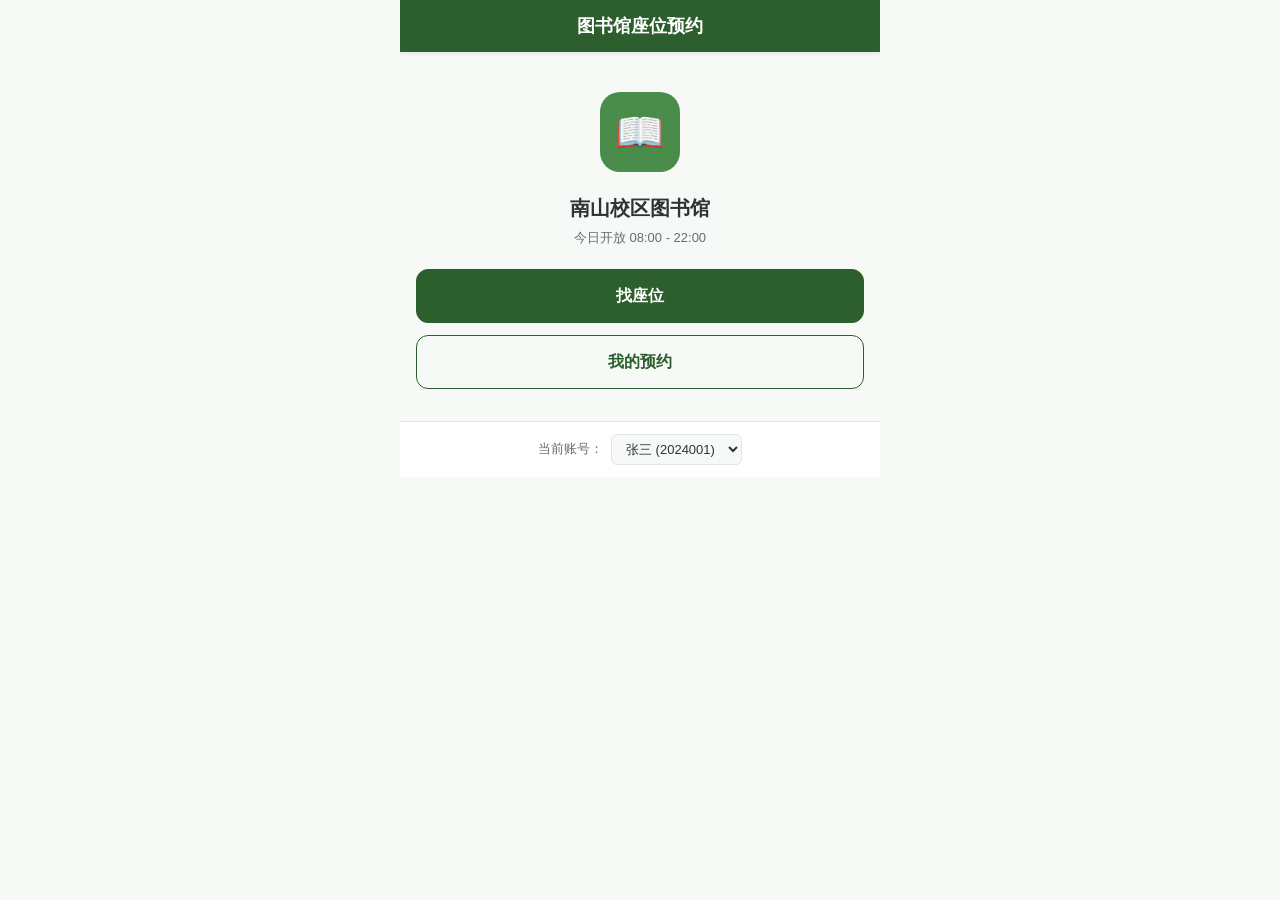
<file: prototype/static-v1/index.html>
<!DOCTYPE html>
<html lang="zh-CN">
<head>
<meta charset="UTF-8">
<meta name="viewport" content="width=device-width, initial-scale=1.0">
<title>用户首页 - 图书馆座位预约</title>
<link href="https://cdn.jsdelivr.net/npm/bootstrap@5.3.0/dist/css/bootstrap.min.css" rel="stylesheet">
<link href="css/custom.css" rel="stylesheet">
</head>
<body>
<div class="mobile-container">

  <!-- 顶部导航 -->
  <div class="app-header">
    <div class="header-title">图书馆座位预约</div>
  </div>

  <!-- 主视觉区 -->
  <div class="home-hero">
    <div class="hero-logo">📖</div>
    <div class="hero-title">南山校区图书馆</div>
    <div class="hero-sub">今日开放 08:00 - 22:00</div>
  </div>

  <!-- 操作按钮 -->
  <div class="home-actions">
    <a href="seat-list.html" class="btn btn-primary btn-lg-block">找座位</a>
    <a href="my-reservations.html" class="btn btn-outline-primary btn-lg-block">我的预约</a>
  </div>

  <!-- 体验账号切换 -->
  <div class="user-switch">
    <label for="userSelect">当前账号：</label>
    <select id="userSelect">
      <option>张三 (2024001)</option>
      <option>李四 (2024002)</option>
      <option>王五 (2024003)</option>
    </select>
  </div>

</div>
</body>
</html>
</file>
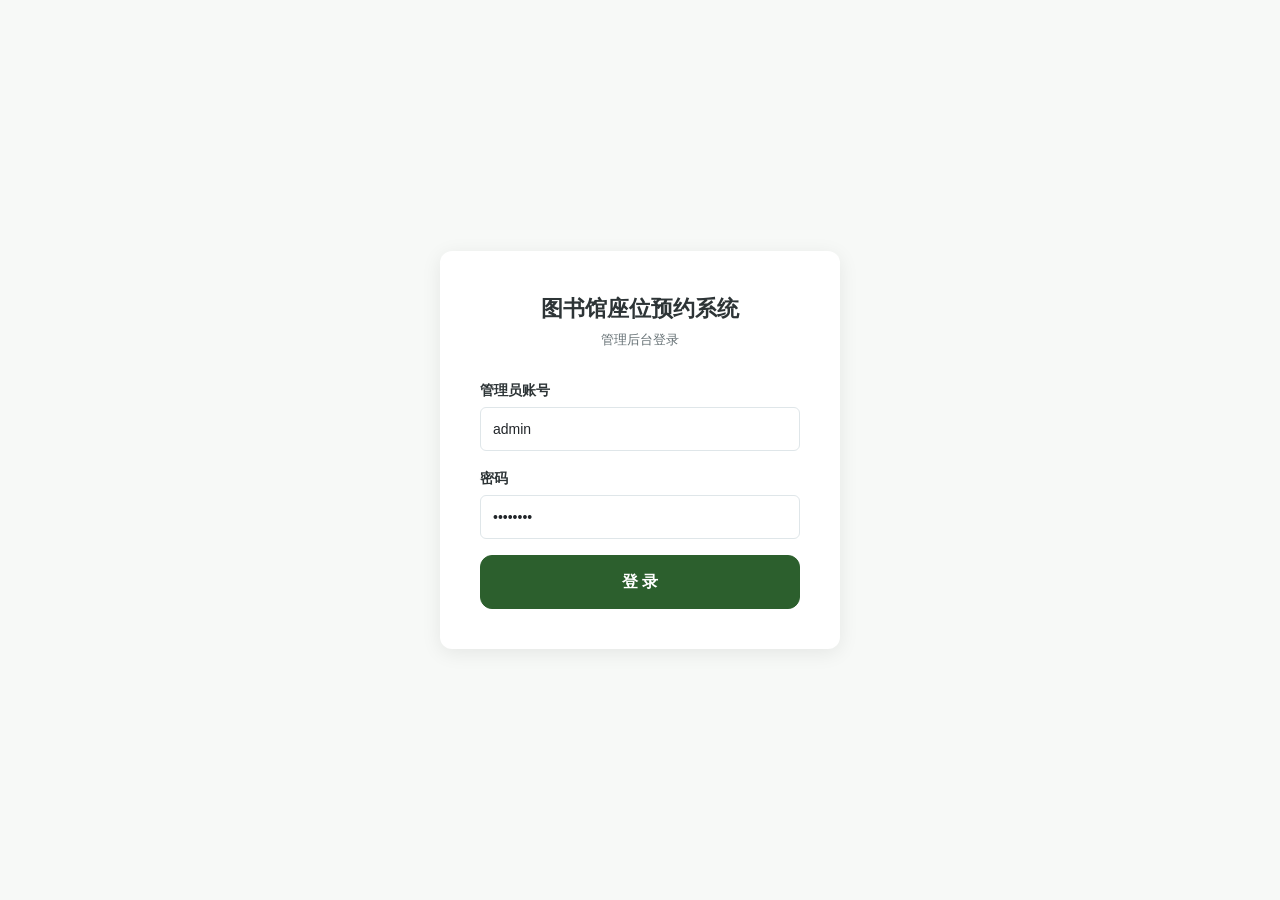
<file: prototype/static-v1/admin-login.html>
<!DOCTYPE html>
<html lang="zh-CN">
<head>
<meta charset="UTF-8">
<meta name="viewport" content="width=device-width, initial-scale=1.0">
<title>管理员登录 - 图书馆座位预约</title>
<link href="https://cdn.jsdelivr.net/npm/bootstrap@5.3.0/dist/css/bootstrap.min.css" rel="stylesheet">
<link href="css/custom.css" rel="stylesheet">
</head>
<body>
<div class="login-container">
  <div class="login-box">
    <div class="login-title">图书馆座位预约系统</div>
    <div class="login-sub">管理后台登录</div>

    <form onsubmit="event.preventDefault(); window.location.href='admin-reservations.html';">
      <div class="mb-3">
        <label class="form-label">管理员账号</label>
        <input type="text" class="form-control" placeholder="请输入管理员账号" value="admin">
      </div>
      <div class="mb-3">
        <label class="form-label">密码</label>
        <input type="password" class="form-control" placeholder="请输入密码" value="password">
      </div>
      <button type="submit" class="btn btn-primary btn-lg-block mt-3">登 录</button>
    </form>
  </div>
</div>
</body>
</html>
</file>
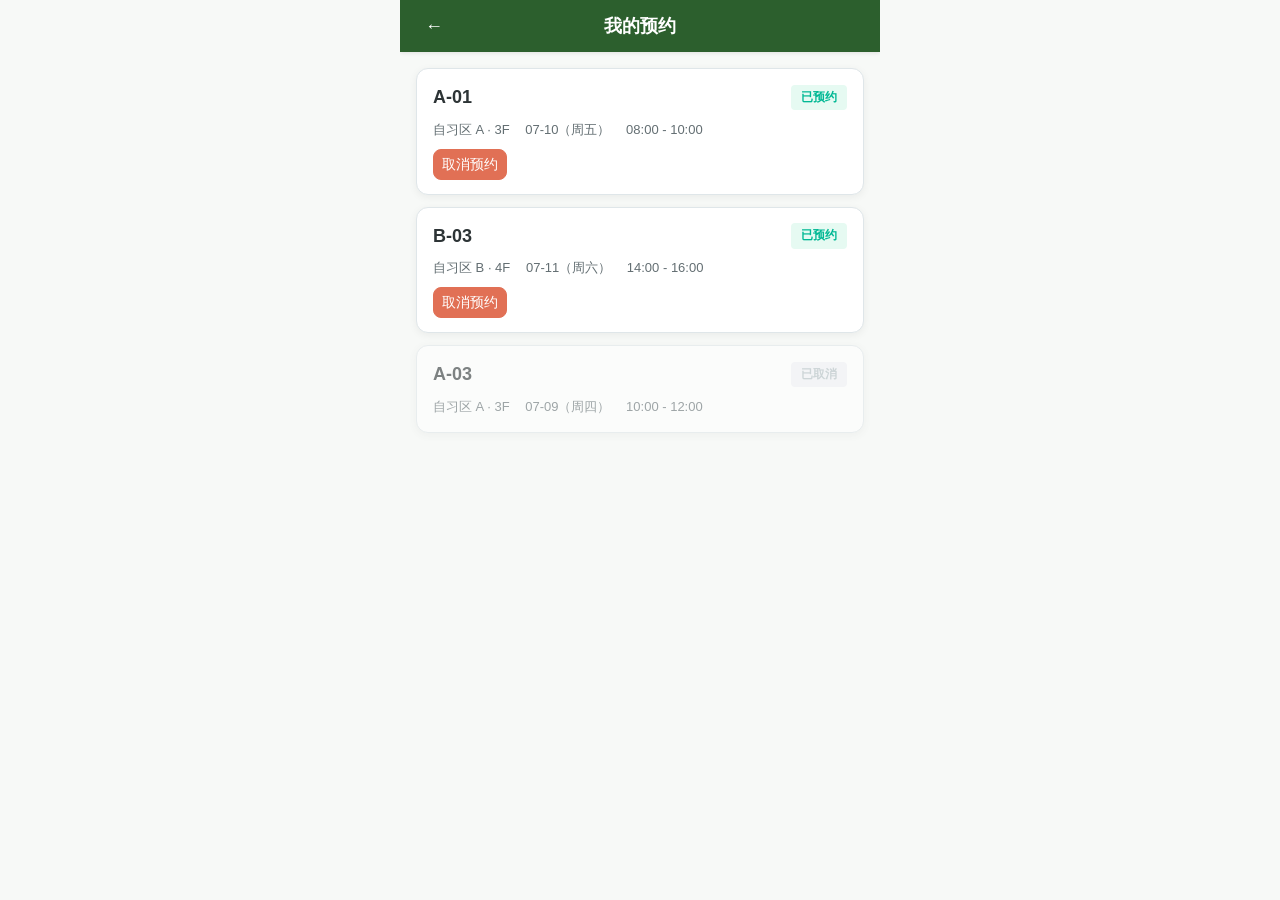
<file: prototype/static-v1/my-reservations.html>
<!DOCTYPE html>
<html lang="zh-CN">
<head>
<meta charset="UTF-8">
<meta name="viewport" content="width=device-width, initial-scale=1.0">
<title>我的预约 - 图书馆座位预约</title>
<link href="https://cdn.jsdelivr.net/npm/bootstrap@5.3.0/dist/css/bootstrap.min.css" rel="stylesheet">
<link href="css/custom.css" rel="stylesheet">
</head>
<body>
<div class="mobile-container">

  <div class="app-header">
    <a href="index.html" class="back-btn">&larr;</a>
    <div class="header-title">我的预约</div>
    <div class="header-action"></div>
  </div>

  <div class="content-area">

    <!-- 预约中 -->
    <div class="card-custom reservation-card">
      <div class="res-header">
        <span class="res-seat">A-01</span>
        <span class="badge-status badge-active">已预约</span>
      </div>
      <div class="res-info">
        <span>自习区 A · 3F</span>
        <span>07-10（周五）</span>
        <span>08:00 - 10:00</span>
      </div>
      <div class="mt-2">
        <button class="btn btn-danger btn-sm" onclick="alert('取消预约（原型演示）')">取消预约</button>
      </div>
    </div>

    <div class="card-custom reservation-card">
      <div class="res-header">
        <span class="res-seat">B-03</span>
        <span class="badge-status badge-active">已预约</span>
      </div>
      <div class="res-info">
        <span>自习区 B · 4F</span>
        <span>07-11（周六）</span>
        <span>14:00 - 16:00</span>
      </div>
      <div class="mt-2">
        <button class="btn btn-danger btn-sm" onclick="alert('取消预约（原型演示）')">取消预约</button>
      </div>
    </div>

    <!-- 已取消 -->
    <div class="card-custom reservation-card" style="opacity:0.6;">
      <div class="res-header">
        <span class="res-seat">A-03</span>
        <span class="badge-status badge-cancelled">已取消</span>
      </div>
      <div class="res-info">
        <span>自习区 A · 3F</span>
        <span>07-09（周四）</span>
        <span>10:00 - 12:00</span>
      </div>
    </div>

  </div>
</div>
</body>
</html>
</file>
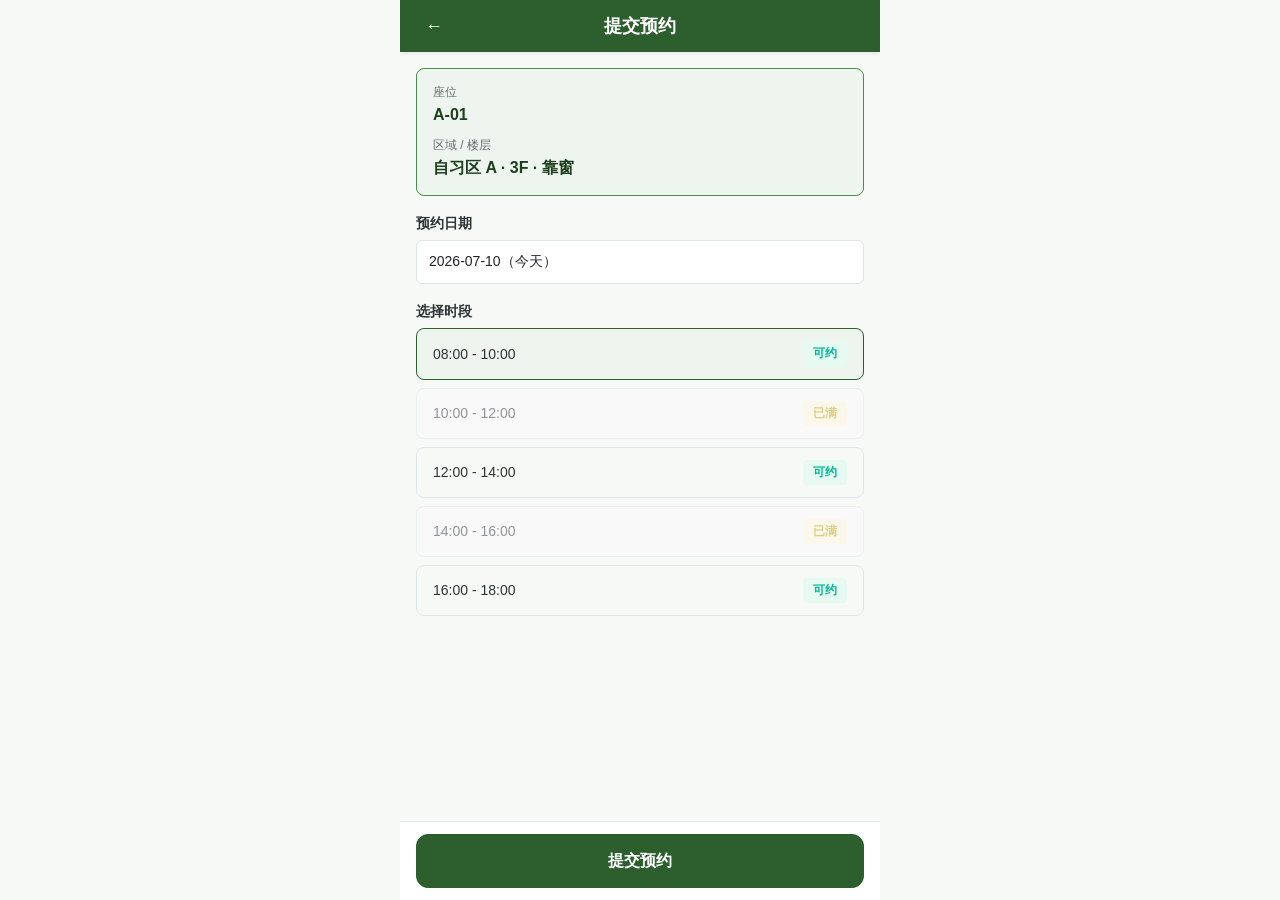
<file: prototype/static-v1/reservation-create.html>
<!DOCTYPE html>
<html lang="zh-CN">
<head>
<meta charset="UTF-8">
<meta name="viewport" content="width=device-width, initial-scale=1.0">
<title>预约提交 - 图书馆座位预约</title>
<link href="https://cdn.jsdelivr.net/npm/bootstrap@5.3.0/dist/css/bootstrap.min.css" rel="stylesheet">
<link href="css/custom.css" rel="stylesheet">
</head>
<body>
<div class="mobile-container">

  <div class="app-header">
    <a href="seat-detail.html" class="back-btn">&larr;</a>
    <div class="header-title">提交预约</div>
    <div class="header-action"></div>
  </div>

  <div class="content-area">

    <!-- 确认卡片 -->
    <div class="confirm-card">
      <div class="confirm-label">座位</div>
      <div class="confirm-value">A-01</div>
      <div class="confirm-label mt-2">区域 / 楼层</div>
      <div class="confirm-value">自习区 A · 3F · 靠窗</div>
    </div>

    <!-- 日期选择 -->
    <div class="mb-3">
      <label class="form-label">预约日期</label>
      <select class="form-control">
        <option>2026-07-10（今天）</option>
        <option>2026-07-11（周六）</option>
        <option>2026-07-12（周日）</option>
      </select>
    </div>

    <!-- 时段选择 -->
    <div class="mb-3">
      <label class="form-label">选择时段</label>
      <div class="time-slot-list">
        <div class="time-slot-item selected">
          <span class="time-label">08:00 - 10:00</span>
          <span class="badge-status badge-available">可约</span>
        </div>
        <div class="time-slot-item full">
          <span class="time-label">10:00 - 12:00</span>
          <span class="badge-status badge-full">已满</span>
        </div>
        <div class="time-slot-item">
          <span class="time-label">12:00 - 14:00</span>
          <span class="badge-status badge-available">可约</span>
        </div>
        <div class="time-slot-item full">
          <span class="time-label">14:00 - 16:00</span>
          <span class="badge-status badge-full">已满</span>
        </div>
        <div class="time-slot-item">
          <span class="time-label">16:00 - 18:00</span>
          <span class="badge-status badge-available">可约</span>
        </div>
      </div>
    </div>

  </div>

  <!-- 底部固定按钮 -->
  <div class="bottom-fixed">
    <a href="my-reservations.html?new=1" class="btn btn-primary btn-lg-block">提交预约</a>
  </div>
</div>
</body>
</html>
</file>
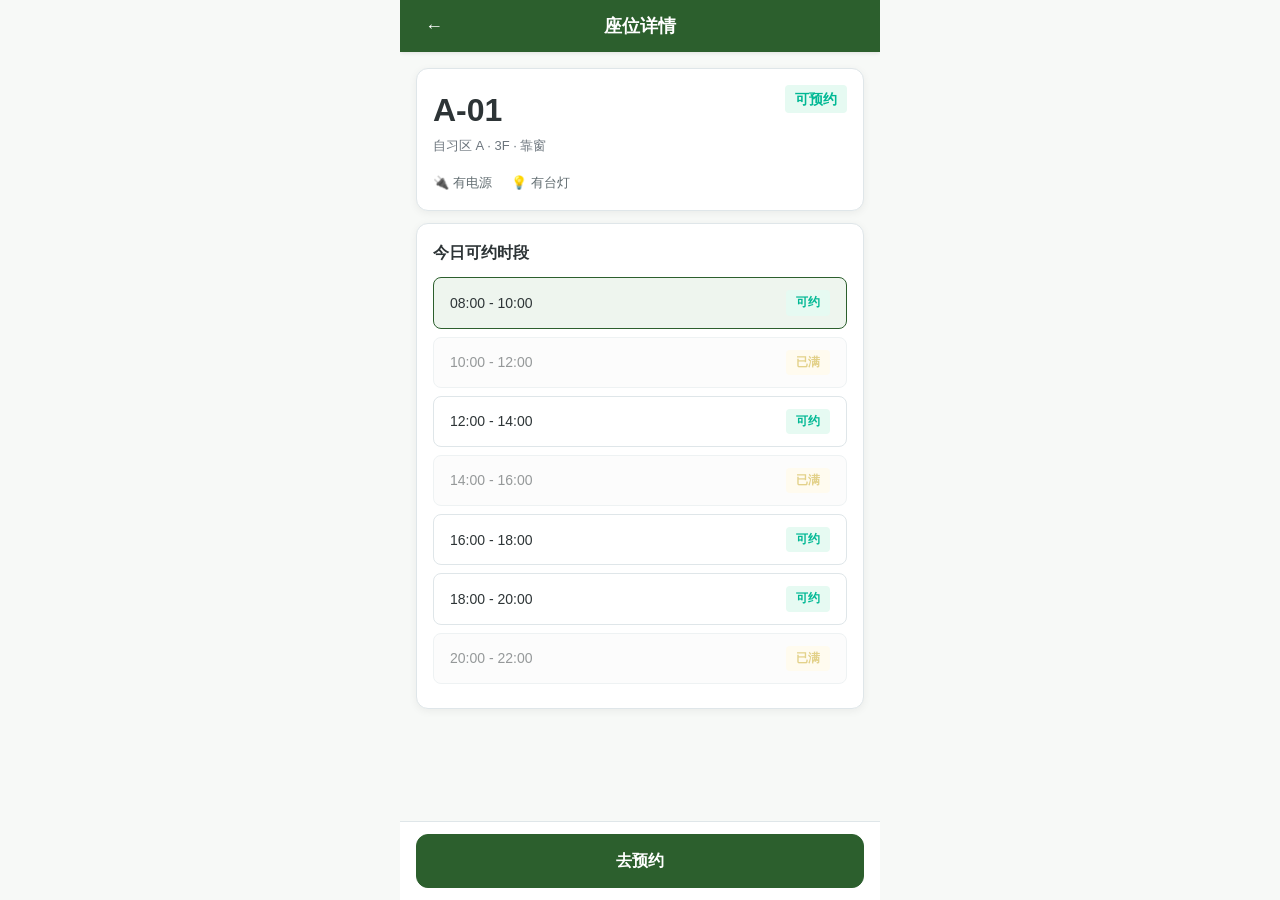
<file: prototype/static-v1/seat-detail.html>
<!DOCTYPE html>
<html lang="zh-CN">
<head>
<meta charset="UTF-8">
<meta name="viewport" content="width=device-width, initial-scale=1.0">
<title>座位详情 - 图书馆座位预约</title>
<link href="https://cdn.jsdelivr.net/npm/bootstrap@5.3.0/dist/css/bootstrap.min.css" rel="stylesheet">
<link href="css/custom.css" rel="stylesheet">
</head>
<body>
<div class="mobile-container">

  <div class="app-header">
    <a href="seat-list.html" class="back-btn">&larr;</a>
    <div class="header-title">座位详情</div>
    <div class="header-action"></div>
  </div>

  <div class="content-area">

    <!-- 座位信息卡片 -->
    <div class="card-custom">
      <div class="d-flex justify-content-between align-items-start mb-3">
        <div>
          <div style="font-size:32px;font-weight:700;">A-01</div>
          <div class="text-secondary" style="font-size:13px;">自习区 A · 3F · 靠窗</div>
        </div>
        <span class="badge-status badge-available" style="font-size:14px;">可预约</span>
      </div>
      <div style="font-size:13px;color:var(--text-secondary);">
        <span style="margin-right:16px;">🔌 有电源</span>
        <span>💡 有台灯</span>
      </div>
    </div>

    <!-- 时段状态 -->
    <div class="card-custom">
      <div style="font-size:16px;font-weight:700;margin-bottom:12px;">今日可约时段</div>
      <div class="time-slot-list">
        <div class="time-slot-item selected">
          <span class="time-label">08:00 - 10:00</span>
          <span class="badge-status badge-available">可约</span>
        </div>
        <div class="time-slot-item full">
          <span class="time-label">10:00 - 12:00</span>
          <span class="badge-status badge-full">已满</span>
        </div>
        <div class="time-slot-item">
          <span class="time-label">12:00 - 14:00</span>
          <span class="badge-status badge-available">可约</span>
        </div>
        <div class="time-slot-item full">
          <span class="time-label">14:00 - 16:00</span>
          <span class="badge-status badge-full">已满</span>
        </div>
        <div class="time-slot-item">
          <span class="time-label">16:00 - 18:00</span>
          <span class="badge-status badge-available">可约</span>
        </div>
        <div class="time-slot-item">
          <span class="time-label">18:00 - 20:00</span>
          <span class="badge-status badge-available">可约</span>
        </div>
        <div class="time-slot-item full">
          <span class="time-label">20:00 - 22:00</span>
          <span class="badge-status badge-full">已满</span>
        </div>
      </div>
    </div>

  </div>

  <!-- 底部固定按钮 -->
  <div class="bottom-fixed">
    <a href="reservation-create.html" class="btn btn-primary btn-lg-block">去预约</a>
  </div>
</div>
</body>
</html>
</file>
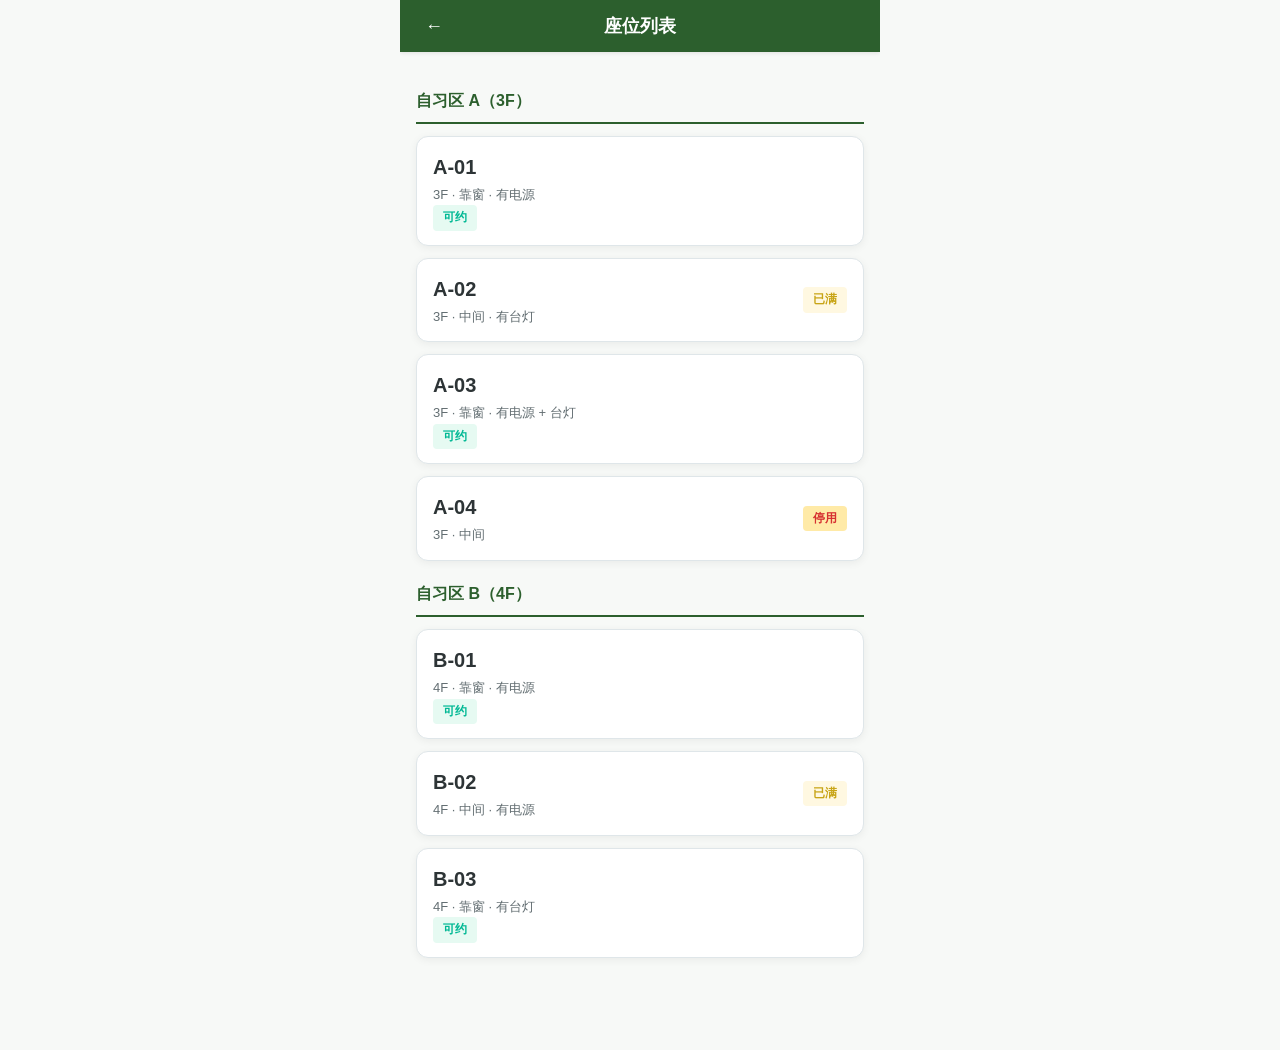
<file: prototype/static-v1/seat-list.html>
<!DOCTYPE html>
<html lang="zh-CN">
<head>
<meta charset="UTF-8">
<meta name="viewport" content="width=device-width, initial-scale=1.0">
<title>座位列表 - 图书馆座位预约</title>
<link href="https://cdn.jsdelivr.net/npm/bootstrap@5.3.0/dist/css/bootstrap.min.css" rel="stylesheet">
<link href="css/custom.css" rel="stylesheet">
</head>
<body>
<div class="mobile-container">

  <div class="app-header">
    <a href="index.html" class="back-btn">&larr;</a>
    <div class="header-title">座位列表</div>
    <div class="header-action"></div>
  </div>

  <div class="content-area">

    <!-- 区域：自习区 A -->
    <div class="area-title">自习区 A（3F）</div>

    <a href="seat-detail.html" class="card-custom seat-card clickable text-decoration-none text-reset d-block">
      <div>
        <div class="seat-number">A-01</div>
        <div class="seat-meta">3F · 靠窗 · 有电源</div>
      </div>
      <span class="badge-status badge-available">可约</span>
    </a>

    <div class="card-custom seat-card">
      <div>
        <div class="seat-number">A-02</div>
        <div class="seat-meta">3F · 中间 · 有台灯</div>
      </div>
      <span class="badge-status badge-full">已满</span>
    </div>

    <a href="seat-detail.html" class="card-custom seat-card clickable text-decoration-none text-reset d-block">
      <div>
        <div class="seat-number">A-03</div>
        <div class="seat-meta">3F · 靠窗 · 有电源 + 台灯</div>
      </div>
      <span class="badge-status badge-available">可约</span>
    </a>

    <div class="card-custom seat-card">
      <div>
        <div class="seat-number">A-04</div>
        <div class="seat-meta">3F · 中间</div>
      </div>
      <span class="badge-status badge-disabled">停用</span>
    </div>

    <!-- 区域：自习区 B -->
    <div class="area-title">自习区 B（4F）</div>

    <a href="seat-detail.html" class="card-custom seat-card clickable text-decoration-none text-reset d-block">
      <div>
        <div class="seat-number">B-01</div>
        <div class="seat-meta">4F · 靠窗 · 有电源</div>
      </div>
      <span class="badge-status badge-available">可约</span>
    </a>

    <div class="card-custom seat-card">
      <div>
        <div class="seat-number">B-02</div>
        <div class="seat-meta">4F · 中间 · 有电源</div>
      </div>
      <span class="badge-status badge-full">已满</span>
    </div>

    <a href="seat-detail.html" class="card-custom seat-card clickable text-decoration-none text-reset d-block">
      <div>
        <div class="seat-number">B-03</div>
        <div class="seat-meta">4F · 靠窗 · 有台灯</div>
      </div>
      <span class="badge-status badge-available">可约</span>
    </a>

  </div>
</div>
</body>
</html>
</file>
<file: prototype/static-v1/css/custom.css>
/* ===== 图书馆座位预约系统 — 自定义样式 ===== */
/* 基于 Bootstrap 5 + 05-页面卡与UI规范 */

:root {
  --primary: #2C5F2D;
  --primary-light: #4A8C4A;
  --primary-dark: #1E3F1E;
  --bg: #F7F9F7;
  --card-bg: #FFFFFF;
  --text: #2D3436;
  --text-secondary: #636E72;
  --border: #DFE6E9;
  --success: #00B894;
  --warning: #FDCB6E;
  --danger: #E17055;
  --info-muted: #B2BEC3;
  --radius-sm: 6px;
  --radius: 8px;
  --radius-lg: 12px;
  --shadow-card: 0 2px 8px rgba(0,0,0,0.06);
  --font-family: "Segoe UI", "Microsoft YaHei", sans-serif;
}

* { box-sizing: border-box; }

body {
  font-family: var(--font-family);
  background: var(--bg);
  color: var(--text);
  font-size: 14px;
  line-height: 1.6;
  margin: 0;
  padding: 0;
  -webkit-font-smoothing: antialiased;
}

/* ===== 用户端容器 ===== */
.mobile-container {
  max-width: 480px;
  margin: 0 auto;
  min-height: 100vh;
  background: var(--bg);
  position: relative;
  overflow-x: hidden;
}

/* ===== 顶部导航 ===== */
.app-header {
  background: var(--primary);
  color: #fff;
  height: 52px;
  display: flex;
  align-items: center;
  padding: 0 16px;
  position: sticky;
  top: 0;
  z-index: 100;
  box-shadow: 0 1px 4px rgba(0,0,0,0.1);
}
.app-header .back-btn {
  color: #fff;
  text-decoration: none;
  font-size: 18px;
  width: 36px;
  height: 36px;
  display: flex;
  align-items: center;
  justify-content: center;
  border-radius: 50%;
  transition: background 0.2s;
}
.app-header .back-btn:hover {
  background: rgba(255,255,255,0.15);
  color: #fff;
}
.app-header .header-title {
  flex: 1;
  text-align: center;
  font-size: 18px;
  font-weight: 600;
}
.app-header .header-action {
  width: 36px;
  text-align: right;
}

/* ===== 内容区 ===== */
.content-area {
  padding: 16px;
  padding-bottom: 80px;
}

/* ===== 按钮 ===== */
.btn-primary {
  background: var(--primary) !important;
  border-color: var(--primary) !important;
  border-radius: var(--radius) !important;
  padding: 10px 24px;
  font-weight: 600;
  transition: all 0.2s;
}
.btn-primary:hover {
  background: var(--primary-light) !important;
  border-color: var(--primary-light) !important;
}
.btn-primary:active {
  background: var(--primary-dark) !important;
}
.btn-outline-primary {
  color: var(--primary) !important;
  border-color: var(--primary) !important;
  border-radius: var(--radius) !important;
  padding: 10px 24px;
  font-weight: 600;
}
.btn-outline-primary:hover {
  background: var(--primary) !important;
  color: #fff !important;
}
.btn-danger {
  background: var(--danger) !important;
  border-color: var(--danger) !important;
  border-radius: var(--radius) !important;
}
.btn-lg-block {
  display: block;
  width: 100%;
  padding: 14px;
  font-size: 16px;
  border-radius: var(--radius-lg) !important;
}

/* ===== 卡片 ===== */
.card-custom {
  background: var(--card-bg);
  border-radius: var(--radius-lg);
  box-shadow: var(--shadow-card);
  padding: 16px;
  margin-bottom: 12px;
  border: 1px solid var(--border);
  transition: box-shadow 0.2s;
}
.card-custom:hover {
  box-shadow: 0 4px 12px rgba(0,0,0,0.1);
}
.card-custom.clickable {
  cursor: pointer;
}

/* ===== 状态标签 ===== */
.badge-status {
  display: inline-block;
  padding: 3px 10px;
  border-radius: 4px;
  font-size: 12px;
  font-weight: 600;
  line-height: 1.6;
}
.badge-available {
  background: #E6FAF2;
  color: var(--success);
}
.badge-full {
  background: #FFF8E1;
  color: #C8A415;
}
.badge-disabled {
  background: #FFEAA7;
  color: #D63031;
}
.badge-cancelled {
  background: #F1F2F6;
  color: var(--info-muted);
}
.badge-active {
  background: #E6FAF2;
  color: var(--success);
}

/* ===== 表单 ===== */
.form-control {
  border-radius: var(--radius-sm) !important;
  border-color: var(--border) !important;
  padding: 10px 12px;
  font-size: 14px;
  height: 44px;
}
.form-control:focus {
  border-color: var(--primary) !important;
  box-shadow: 0 0 0 3px rgba(44,95,45,0.15) !important;
}
.form-label {
  font-weight: 600;
  font-size: 14px;
  color: var(--text);
  margin-bottom: 6px;
}

/* ===== 空状态 ===== */
.empty-state {
  text-align: center;
  padding: 60px 20px;
  color: var(--text-secondary);
}
.empty-state .empty-icon {
  font-size: 64px;
  margin-bottom: 16px;
  opacity: 0.4;
}
.empty-state .empty-text {
  font-size: 15px;
  margin-bottom: 24px;
}

/* ===== 提示信息 ===== */
.alert-tip {
  background: #FFF3E0;
  border: 1px solid #FFCC80;
  border-radius: var(--radius);
  padding: 12px 16px;
  color: #E65100;
  font-size: 13px;
  margin-bottom: 16px;
}

/* ===== 区域分组标题 ===== */
.area-title {
  font-size: 16px;
  font-weight: 700;
  color: var(--primary);
  margin: 20px 0 12px;
  padding-bottom: 8px;
  border-bottom: 2px solid var(--primary);
}

/* ===== 座位卡片（列表页） ===== */
.seat-card {
  display: flex;
  align-items: center;
  justify-content: space-between;
  padding: 14px 16px;
}
.seat-card .seat-number {
  font-size: 20px;
  font-weight: 700;
  color: var(--text);
}
.seat-card .seat-meta {
  font-size: 13px;
  color: var(--text-secondary);
  margin-top: 2px;
}
.seat-card .facility-icons {
  font-size: 14px;
  color: var(--text-secondary);
  margin-left: 8px;
}

/* ===== 预约记录卡片 ===== */
.reservation-card {
  padding: 14px 16px;
}
.reservation-card .res-header {
  display: flex;
  justify-content: space-between;
  align-items: center;
  margin-bottom: 8px;
}
.reservation-card .res-seat {
  font-size: 18px;
  font-weight: 700;
}
.reservation-card .res-info {
  font-size: 13px;
  color: var(--text-secondary);
}
.reservation-card .res-info span {
  margin-right: 12px;
}

/* ===== 时段选择 ===== */
.time-slot-list { }
.time-slot-item {
  display: flex;
  align-items: center;
  justify-content: space-between;
  padding: 12px 16px;
  border: 1px solid var(--border);
  border-radius: var(--radius);
  margin-bottom: 8px;
  cursor: pointer;
  transition: all 0.15s;
}
.time-slot-item:hover {
  border-color: var(--primary);
}
.time-slot-item.selected {
  border-color: var(--primary);
  background: #EEF5EE;
}
.time-slot-item.full {
  opacity: 0.5;
  cursor: not-allowed;
  background: #FAFAFA;
}
.time-slot-item.full:hover {
  border-color: var(--border);
}

/* ===== 确认卡片 ===== */
.confirm-card {
  background: #EEF5EE;
  border: 1px solid var(--primary-light);
  border-radius: var(--radius);
  padding: 14px 16px;
  margin-bottom: 16px;
}
.confirm-card .confirm-label {
  font-size: 12px;
  color: var(--text-secondary);
}
.confirm-card .confirm-value {
  font-size: 16px;
  font-weight: 700;
  color: var(--primary-dark);
}

/* ===== 首页大按钮 ===== */
.home-hero {
  text-align: center;
  padding: 40px 20px 20px;
}
.home-hero .hero-logo {
  width: 80px;
  height: 80px;
  background: var(--primary-light);
  border-radius: 20px;
  display: flex;
  align-items: center;
  justify-content: center;
  margin: 0 auto 20px;
  font-size: 40px;
  color: #fff;
}
.home-hero .hero-title {
  font-size: 20px;
  font-weight: 700;
  margin-bottom: 4px;
}
.home-hero .hero-sub {
  font-size: 13px;
  color: var(--text-secondary);
}
.home-actions {
  padding: 0 16px 20px;
}
.home-actions .btn {
  margin-bottom: 12px;
}

/* ===== 用户切换 ===== */
.user-switch {
  display: flex;
  align-items: center;
  justify-content: center;
  padding: 12px 16px;
  background: var(--card-bg);
  border-top: 1px solid var(--border);
}
.user-switch label {
  font-size: 13px;
  color: var(--text-secondary);
  margin-right: 8px;
}
.user-switch select {
  border-radius: var(--radius-sm);
  border: 1px solid var(--border);
  padding: 6px 10px;
  font-size: 13px;
  color: var(--text);
  background: var(--bg);
}

/* ===== 底部固定按钮 ===== */
.bottom-fixed {
  position: fixed;
  bottom: 0;
  left: 50%;
  transform: translateX(-50%);
  width: 100%;
  max-width: 480px;
  padding: 12px 16px;
  background: var(--card-bg);
  border-top: 1px solid var(--border);
  z-index: 99;
}

/* ===== 管理端布局 ===== */
.admin-layout {
  display: flex;
  min-height: 100vh;
}
.admin-sidebar {
  width: 220px;
  background: var(--primary-dark);
  color: #fff;
  flex-shrink: 0;
  position: fixed;
  top: 0;
  left: 0;
  height: 100vh;
  z-index: 200;
  overflow-y: auto;
}
.admin-sidebar .sidebar-logo {
  padding: 20px 16px;
  font-size: 16px;
  font-weight: 700;
  border-bottom: 1px solid rgba(255,255,255,0.1);
}
.admin-sidebar .sidebar-menu {
  list-style: none;
  padding: 8px 0;
  margin: 0;
}
.admin-sidebar .sidebar-menu li a {
  display: flex;
  align-items: center;
  padding: 12px 16px;
  color: rgba(255,255,255,0.8);
  text-decoration: none;
  font-size: 14px;
  border-radius: 6px;
  margin: 2px 8px;
  transition: all 0.15s;
}
.admin-sidebar .sidebar-menu li a:hover {
  background: var(--primary);
  color: #fff;
}
.admin-sidebar .sidebar-menu li a.active {
  background: var(--primary);
  color: #fff;
  font-weight: 600;
}
.admin-main {
  margin-left: 220px;
  flex: 1;
  padding: 24px;
  background: var(--bg);
  min-height: 100vh;
}
.admin-topbar {
  display: flex;
  justify-content: space-between;
  align-items: center;
  margin-bottom: 24px;
  padding-bottom: 16px;
  border-bottom: 1px solid var(--border);
}
.admin-topbar .page-title {
  font-size: 22px;
  font-weight: 700;
}

/* ===== 管理端表格 ===== */
.table-custom {
  background: var(--card-bg);
  border-radius: var(--radius-lg);
  overflow: hidden;
  box-shadow: var(--shadow-card);
}
.table-custom thead th {
  background: var(--bg);
  font-size: 13px;
  font-weight: 700;
  color: var(--text-secondary);
  border-bottom: 2px solid var(--border);
  padding: 12px 16px;
}
.table-custom tbody td {
  padding: 12px 16px;
  vertical-align: middle;
  border-bottom: 1px solid var(--border);
  font-size: 14px;
}
.table-custom tbody tr:hover {
  background: var(--bg);
}

/* ===== 管理端筛选区 ===== */
.filter-bar {
  background: var(--card-bg);
  border-radius: var(--radius-lg);
  padding: 16px;
  margin-bottom: 16px;
  box-shadow: var(--shadow-card);
  display: flex;
  gap: 12px;
  align-items: flex-end;
  flex-wrap: wrap;
}
.filter-bar .filter-group {
  display: flex;
  flex-direction: column;
}
.filter-bar .filter-group label {
  font-size: 12px;
  color: var(--text-secondary);
  margin-bottom: 4px;
  font-weight: 600;
}
.filter-bar select,
.filter-bar input {
  border: 1px solid var(--border);
  border-radius: var(--radius-sm);
  padding: 8px 12px;
  font-size: 13px;
  min-width: 140px;
}

/* ===== 统计卡片 ===== */
.stats-cards {
  display: grid;
  grid-template-columns: repeat(auto-fill, minmax(200px, 1fr));
  gap: 16px;
  margin-bottom: 24px;
}
.stat-card {
  background: var(--card-bg);
  border-radius: var(--radius-lg);
  padding: 20px;
  box-shadow: var(--shadow-card);
}
.stat-card .stat-label {
  font-size: 13px;
  color: var(--text-secondary);
  margin-bottom: 8px;
}
.stat-card .stat-value {
  font-size: 32px;
  font-weight: 700;
  color: var(--primary);
}

/* ===== 登录页 ===== */
.login-container {
  display: flex;
  align-items: center;
  justify-content: center;
  min-height: 100vh;
  background: var(--bg);
}
.login-box {
  background: var(--card-bg);
  border-radius: var(--radius-lg);
  box-shadow: 0 4px 20px rgba(0,0,0,0.08);
  padding: 40px;
  width: 400px;
  max-width: 90vw;
}
.login-box .login-title {
  text-align: center;
  font-size: 22px;
  font-weight: 700;
  margin-bottom: 4px;
}
.login-box .login-sub {
  text-align: center;
  font-size: 13px;
  color: var(--text-secondary);
  margin-bottom: 28px;
}

/* ===== 详情页时段时间轴 ===== */
.timeline {
  padding: 0;
  margin: 0;
  list-style: none;
}
.timeline li {
  display: flex;
  align-items: center;
  padding: 10px 0;
  border-bottom: 1px solid var(--border);
}
.timeline li:last-child {
  border-bottom: none;
}
.timeline .time-label {
  width: 80px;
  font-size: 13px;
  font-weight: 600;
  color: var(--text);
}
.timeline .time-status {
  flex: 1;
  text-align: right;
}

/* ===== 响应式 ===== */
@media (max-width: 768px) {
  .admin-sidebar {
    width: 200px;
  }
  .admin-main {
    margin-left: 200px;
    padding: 16px;
  }
}
</file>
